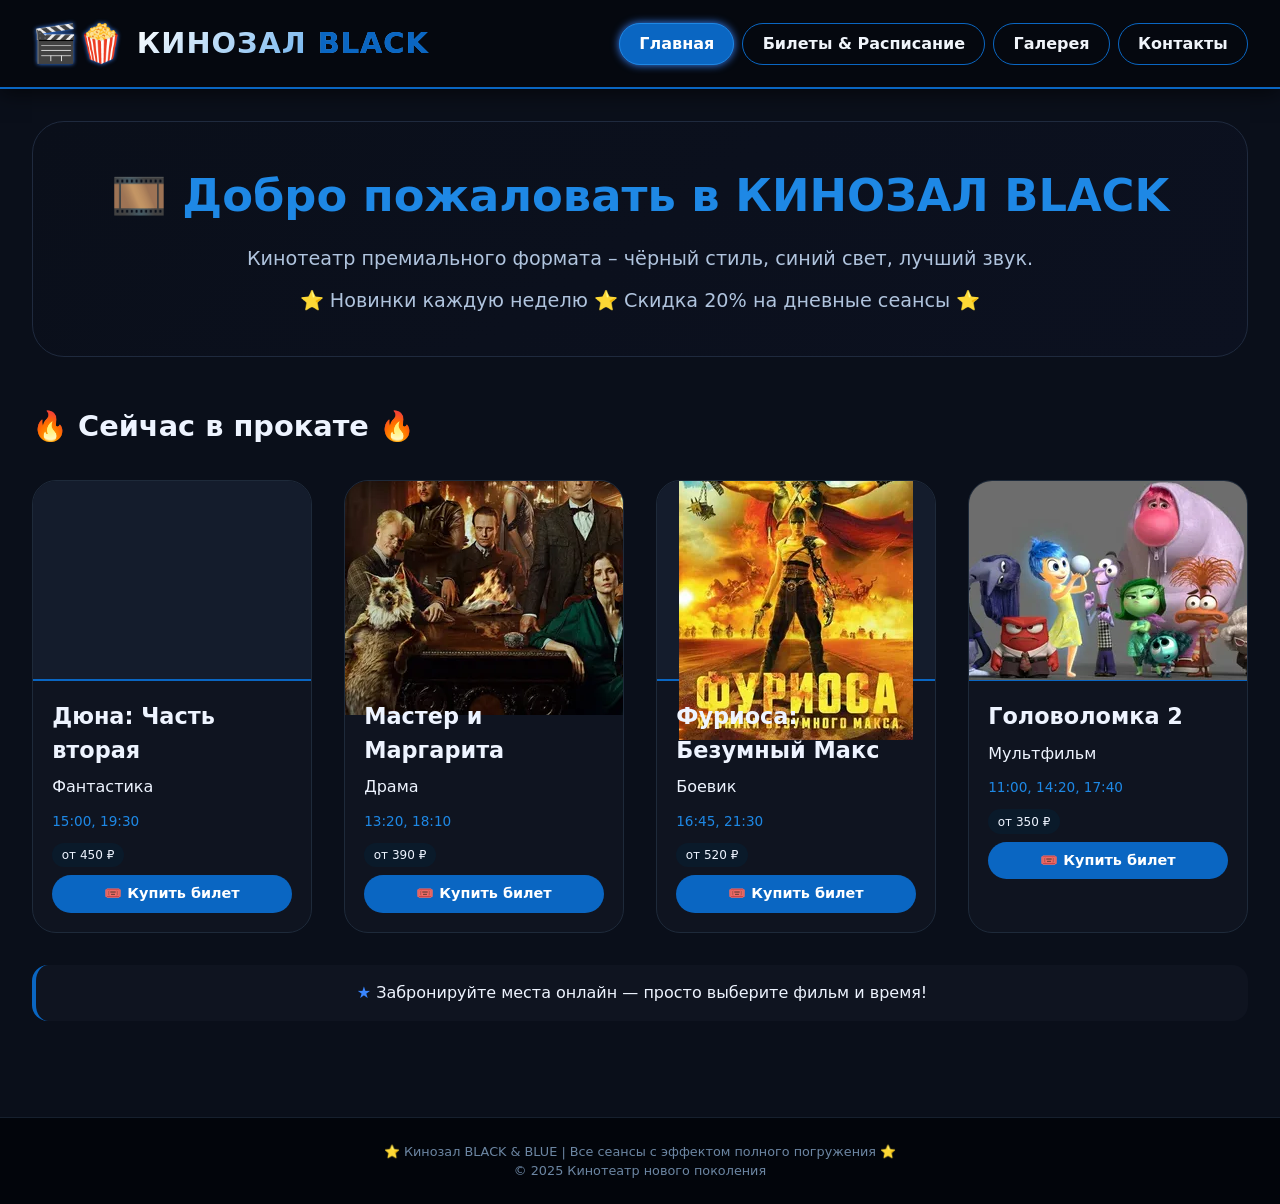
<file: index.html>
<!-- ==================== Файл: index.html (Главная страница) ==================== -->
<!DOCTYPE html>
<html lang="ru">
<head>
    <meta charset="UTF-8">
    <meta name="viewport" content="width=device-width, initial-scale=1.0">
    <title>Кинозал | Главная</title>
    <link rel="stylesheet" href="style.css">
</head>
<body>
    <header class="top-bar">
        <div class="logo-area">
            <div class="logo-icon">🎬🍿</div>
            <div class="site-title">КИНОЗАЛ <span class="blue-text">BLACK</span></div>
        </div>
        <nav class="nav-links">
            <a href="index.html" class="nav-btn active">Главная</a>
            <a href="tickets.html" class="nav-btn">Билеты & Расписание</a>
            <a href="gallery.html" class="nav-btn">Галерея</a>
            <a href="contacts.html" class="nav-btn">Контакты</a>
        </nav>
    </header>

    <main class="container">
        <div class="hero">
            <h1>🎞️ Добро пожаловать в КИНОЗАЛ BLACK</h1>
            <p>Кинотеатр премиального формата – чёрный стиль, синий свет, лучший звук.</p>
            <p class="hero-tagline">⭐ Новинки каждую неделю ⭐ Скидка 20% на дневные сеансы ⭐</p>
        </div>

        <h2 class="section-title">🔥 Сейчас в прокате 🔥</h2>
        <div class="movie-grid">
            <div class="movie-card">
                <div class="movie-img"<img src="img/dgbfbd.webp"></div>
                <div class="movie-info">
                    <h3>Дюна: Часть вторая</h3>
                    <p>Фантастика</p>
                    <div class="movie-time">15:00, 19:30</div>
                    <div class="badge">от 450 ₽</div>
                    <a href="tickets.html" class="btn-buy">🎟️ Купить билет</a>
                </div>
            </div>
            <div class="movie-card">
                <div class="movie-img"><img src="img/8567.webp"></div>
                <div class="movie-info">
                    <h3>Мастер и Маргарита</h3>
                    <p>Драма</p>
                    <div class="movie-time">13:20, 18:10</div>
                    <div class="badge">от 390 ₽</div>
                    <a href="tickets.html" class="btn-buy">🎟️ Купить билет</a>
                </div>
            </div>
            <div class="movie-card">
                <div class="movie-img"><img src="img/nkju.webp"></div>
                <div class="movie-info">
                    <h3>Фуриоса: Безумный Макс</h3>
                    <p>Боевик</p>
                    <div class="movie-time">16:45, 21:30</div>
                    <div class="badge">от 520 ₽</div>
                    <a href="tickets.html" class="btn-buy">🎟️ Купить билет</a>
                </div>
            </div>
            <div class="movie-card">
                <div class="movie-img"><img src="img/i (8).webp"></div>
                <div class="movie-info">
                    <h3>Головоломка 2</h3>
                    <p>Мультфильм</p>
                    <div class="movie-time">11:00, 14:20, 17:40</div>
                    <div class="badge">от 350 ₽</div>
                    <a href="tickets.html" class="btn-buy">🎟️ Купить билет</a>
                </div>
            </div>
        </div>

        <div class="info-banner">
            <span class="info-banner-icon">★</span> Забронируйте места онлайн — просто выберите фильм и время!
        </div>
    </main>

    <footer>
        <p>⭐ Кинозал BLACK & BLUE | Все сеансы с эффектом полного погружения ⭐</p>
        <p>© 2025 Кинотеатр нового поколения</p>
    </footer>
</body>
</html>
</file>
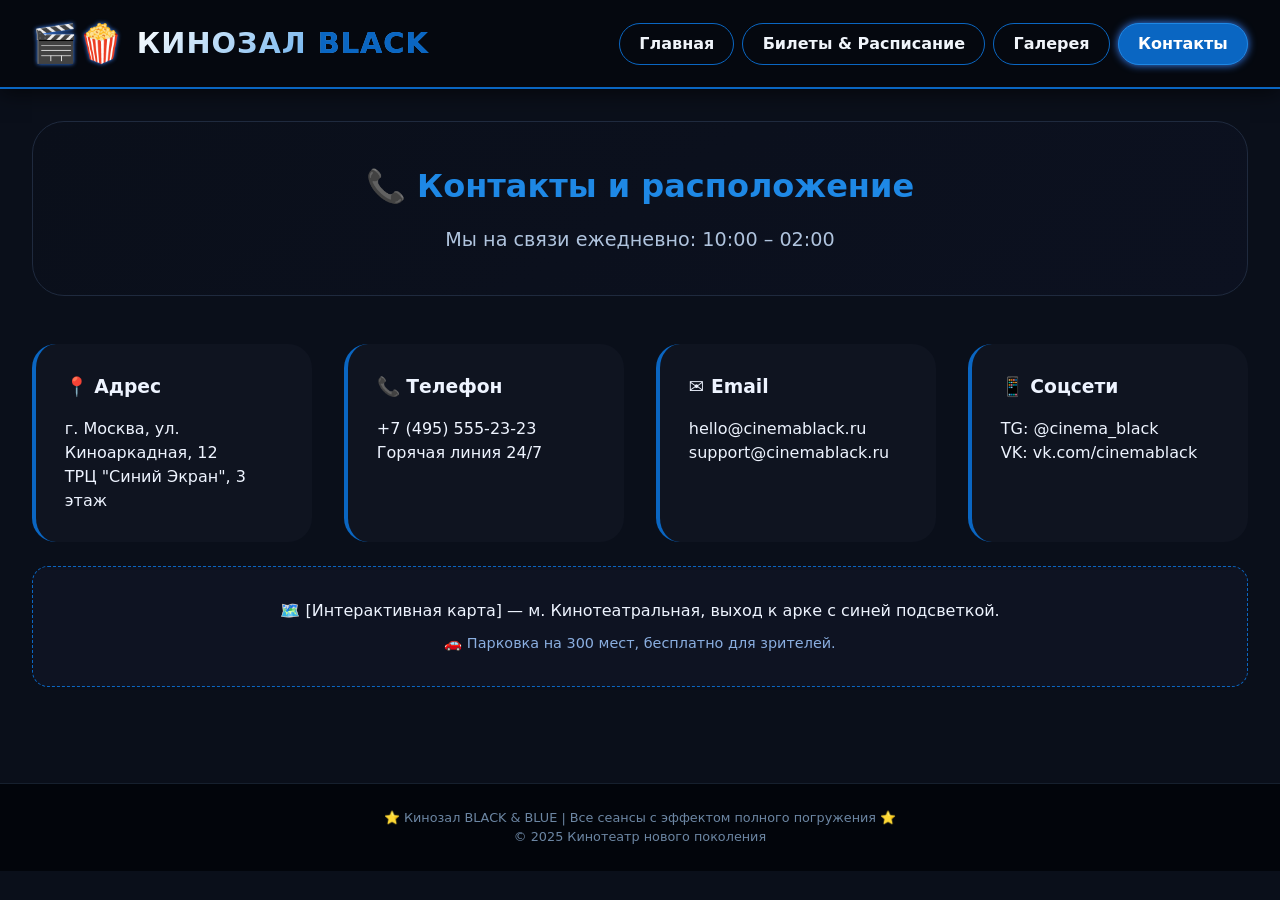
<file: contacts.html>
<!-- ==================== Файл: contacts.html (Контакты) ==================== -->
<!DOCTYPE html>
<html lang="ru">
<head>
    <meta charset="UTF-8">
    <meta name="viewport" content="width=device-width, initial-scale=1.0">
    <title>Кинозал | Контакты</title>
    <link rel="stylesheet" href="style.css">
</head>
<body>
    <header class="top-bar">
        <div class="logo-area">
            <div class="logo-icon">🎬🍿</div>
            <div class="site-title">КИНОЗАЛ <span class="blue-text">BLACK</span></div>
        </div>
        <nav class="nav-links">
            <a href="index.html" class="nav-btn">Главная</a>
            <a href="tickets.html" class="nav-btn">Билеты & Расписание</a>
            <a href="gallery.html" class="nav-btn">Галерея</a>
            <a href="contacts.html" class="nav-btn active">Контакты</a>
        </nav>
    </header>

    <main class="container">
        <div class="hero">
            <h2>📞 Контакты и расположение</h2>
            <p>Мы на связи ежедневно: 10:00 – 02:00</p>
        </div>

        <div class="contacts-flex">
            <div class="contacts-card">
                <h3>📍 Адрес</h3>
                <p>г. Москва, ул. Киноаркадная, 12<br>ТРЦ "Синий Экран", 3 этаж</p>
            </div>
            <div class="contacts-card">
                <h3>📞 Телефон</h3>
                <p>+7 (495) 555-23-23<br>Горячая линия 24/7</p>
            </div>
            <div class="contacts-card">
                <h3>✉️ Email</h3>
                <p>hello@cinemablack.ru<br>support@cinemablack.ru</p>
            </div>
            <div class="contacts-card">
                <h3>📱 Соцсети</h3>
                <p>TG: @cinema_black<br>VK: vk.com/cinemablack</p>
            </div>
        </div>

        <div class="map-placeholder">
            🗺️ [Интерактивная карта] — м. Кинотеатральная, выход к арке с синей подсветкой.
            <div class="map-note">🚗 Парковка на 300 мест, бесплатно для зрителей.</div>
        </div>
    </main>

    <footer>
        <p>⭐ Кинозал BLACK & BLUE | Все сеансы с эффектом полного погружения ⭐</p>
        <p>© 2025 Кинотеатр нового поколения</p>
    </footer>
</body>
</html>
</file>
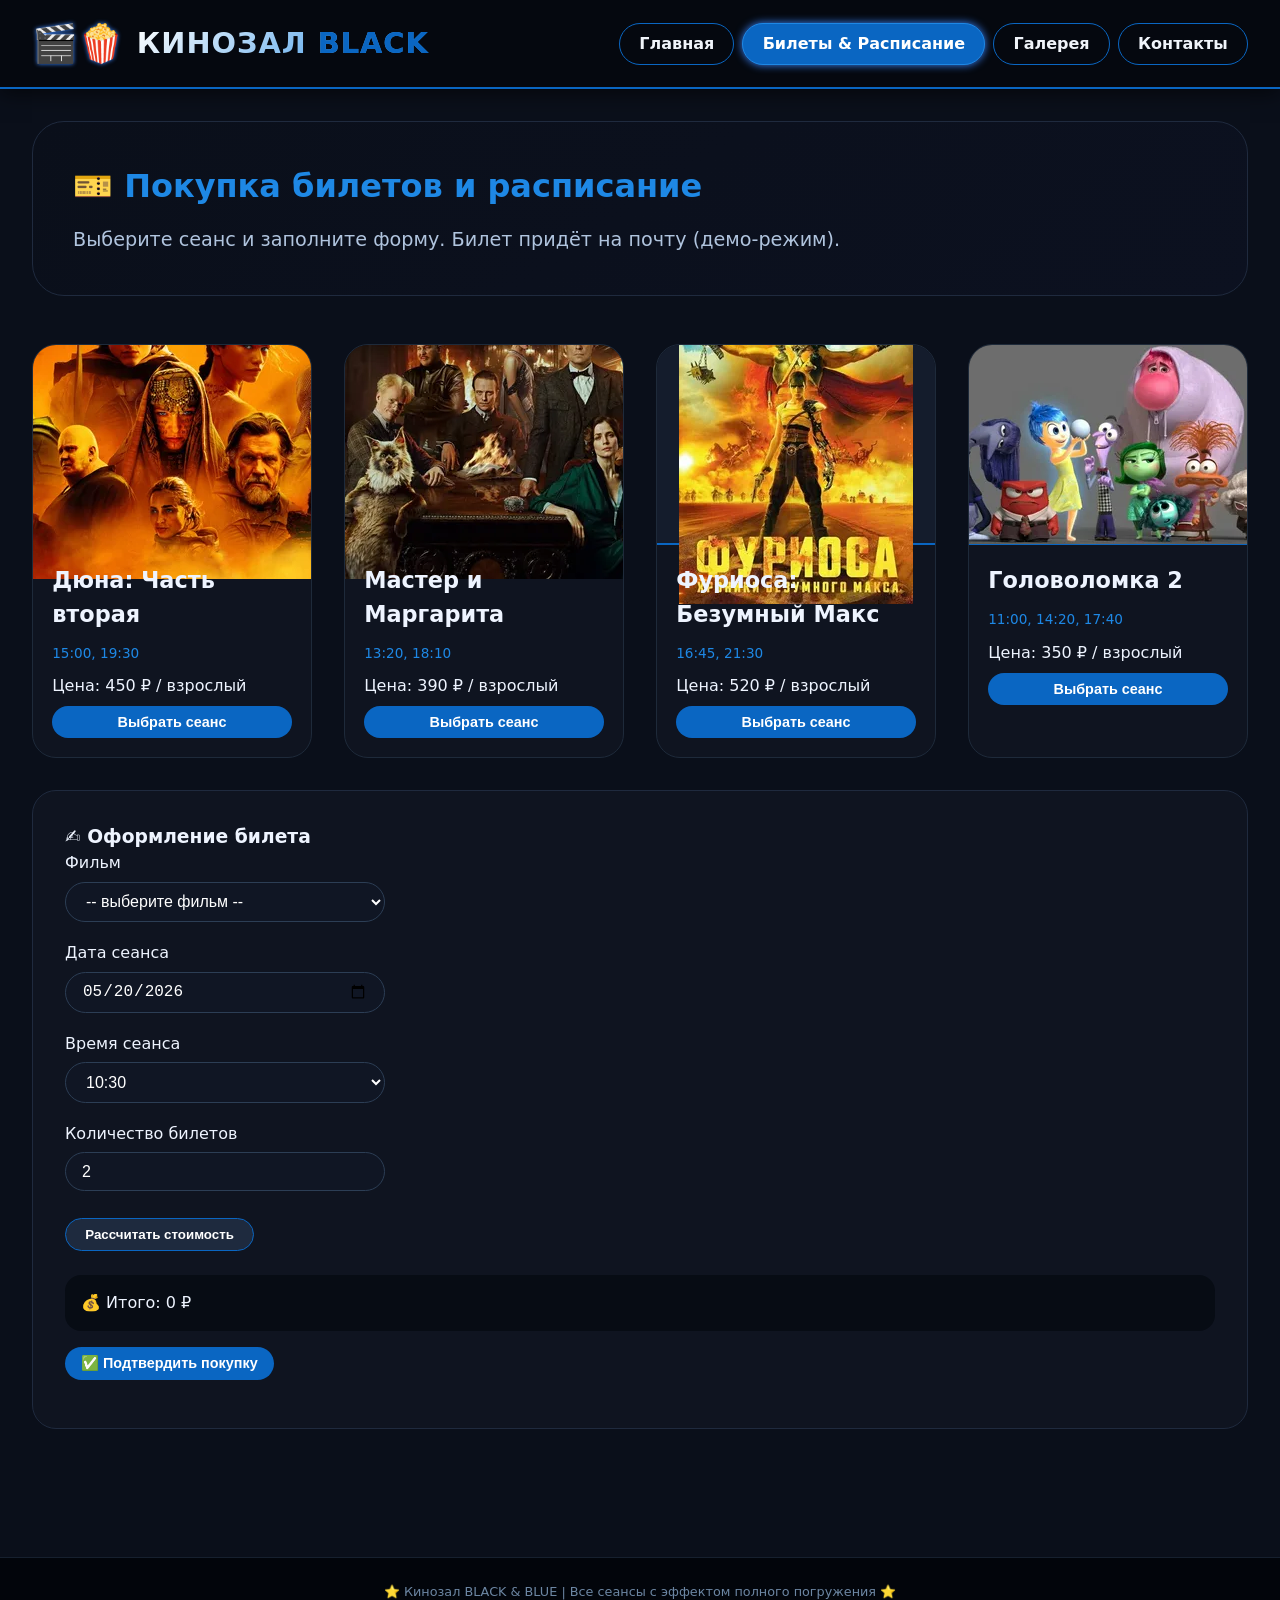
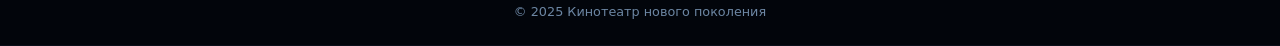
<file: tickets.html>
<!-- ==================== Файл: tickets.html (Билеты и расписание) ==================== -->
<!DOCTYPE html>
<html lang="ru">
<head>
    <meta charset="UTF-8">
    <meta name="viewport" content="width=device-width, initial-scale=1.0">
    <title>Кинозал | Билеты и расписание</title>
    <link rel="stylesheet" href="style.css">
</head>
<body>
    <header class="top-bar">
        <div class="logo-area">
            <div class="logo-icon">🎬🍿</div>
            <div class="site-title">КИНОЗАЛ <span class="blue-text">BLACK</span></div>
        </div>
        <nav class="nav-links">
            <a href="index.html" class="nav-btn">Главная</a>
            <a href="tickets.html" class="nav-btn active">Билеты & Расписание</a>
            <a href="gallery.html" class="nav-btn">Галерея</a>
            <a href="contacts.html" class="nav-btn">Контакты</a>
        </nav>
    </header>

    <main class="container">
        <div class="hero hero-left">
            <h2>🎫 Покупка билетов и расписание</h2>
            <p>Выберите сеанс и заполните форму. Билет придёт на почту (демо-режим).</p>
        </div>

        <div class="movie-grid">
            <div class="movie-card">
                <div class="movie-img"><img src="img/dgbfbd.webp"></div>
                <div class="movie-info">
                    <h3>Дюна: Часть вторая</h3>
                    <div class="movie-time">15:00, 19:30</div>
                    <p>Цена: 450 ₽ / взрослый</p>
                    <button class="btn-buy select-movie" data-movie="Дюна: Часть вторая" data-price="450">Выбрать сеанс</button>
                </div>
            </div>
            <div class="movie-card">
                <div class="movie-img"><img src="img/8567.webp"></div>
                <div class="movie-info">
                    <h3>Мастер и Маргарита</h3>
                    <div class="movie-time">13:20, 18:10</div>
                    <p>Цена: 390 ₽ / взрослый</p>
                    <button class="btn-buy select-movie" data-movie="Мастер и Маргарита" data-price="390">Выбрать сеанс</button>
                </div>
            </div>
            <div class="movie-card">
                <div class="movie-img"><img src="img/nkju.webp"></div>
                <div class="movie-info">
                    <h3>Фуриоса: Безумный Макс</h3>
                    <div class="movie-time">16:45, 21:30</div>
                    <p>Цена: 520 ₽ / взрослый</p>
                    <button class="btn-buy select-movie" data-movie="Фуриоса: Безумный Макс" data-price="520">Выбрать сеанс</button>
                </div>
            </div>
            <div class="movie-card">
                <div class="movie-img"><img src="img/i (8).webp"></div>
                <div class="movie-info">
                    <h3>Головоломка 2</h3>
                    <div class="movie-time">11:00, 14:20, 17:40</div>
                    <p>Цена: 350 ₽ / взрослый</p>
                    <button class="btn-buy select-movie" data-movie="Головоломка 2" data-price="350">Выбрать сеанс</button>
                </div>
            </div>
        </div>

        <div class="ticket-section" id="ticket-form">
            <h3>✍️ Оформление билета</h3>
            <form id="order-form">
                <div class="form-group">
                    <label>Фильм</label>
                    <select id="movie-select" required>
                        <option value="">-- выберите фильм --</option>
                        <option value="Дюна: Часть вторая" data-price="450">Дюна: Часть вторая (450₽)</option>
                        <option value="Мастер и Маргарита" data-price="390">Мастер и Маргарита (390₽)</option>
                        <option value="Фуриоса: Безумный Макс" data-price="520">Фуриоса: Безумный Макс (520₽)</option>
                        <option value="Головоломка 2" data-price="350">Головоломка 2 (350₽)</option>
                    </select>
                </div>
                <div class="form-group">
                    <label>Дата сеанса</label>
                    <input type="date" id="session-date" value="2026-05-20" required>
                </div>
                <div class="form-group">
                    <label>Время сеанса</label>
                    <select id="session-time" required>
                        <option>10:30</option>
                        <option>13:00</option>
                        <option>15:45</option>
                        <option>18:30</option>
                        <option>21:15</option>
                    </select>
                </div>
                <div class="form-group">
                    <label>Количество билетов</label>
                    <input type="number" id="ticket-count" min="1" max="10" value="2" required>
                </div>
                <button type="button" id="calc-btn" class="btn-secondary">Рассчитать стоимость</button>
                <div id="total-display" class="order-summary">💰 Итого: 0 ₽</div>
                <button type="submit" id="confirm-btn" class="btn-buy confirm-btn">✅ Подтвердить покупку</button>
                <div id="form-message" class="form-message"></div>
            </form>
        </div>
    </main>

    <footer>
        <p>⭐ Кинозал BLACK & BLUE | Все сеансы с эффектом полного погружения ⭐</p>
        <p>© 2025 Кинотеатр нового поколения</p>
    </footer>

    <script>
        // Лёгкий JS только для формы на странице билетов
        const movieSelect = document.getElementById('movie-select');
        const ticketCount = document.getElementById('ticket-count');
        const calcBtn = document.getElementById('calc-btn');
        const totalDisplay = document.getElementById('total-display');
        const confirmBtn = document.getElementById('confirm-btn');
        const formMessage = document.getElementById('form-message');
        const sessionDate = document.getElementById('session-date');
        const sessionTime = document.getElementById('session-time');

        function calculateTotal() {
            const selectedOption = movieSelect.options[movieSelect.selectedIndex];
            const price = selectedOption?.dataset?.price ? parseInt(selectedOption.dataset.price) : 0;
            const count = parseInt(ticketCount.value) || 1;
            const total = price * count;
            totalDisplay.innerHTML = `💰 Итого: ${total} ₽ (${price} ₽ × ${count} шт.)`;
            return total;
        }

        calcBtn.addEventListener('click', calculateTotal);
        movieSelect.addEventListener('change', calculateTotal);
        ticketCount.addEventListener('input', calculateTotal);
        sessionTime.addEventListener('change', calculateTotal);
        sessionDate.addEventListener('change', calculateTotal);

        // Выбрать фильм из карточек
        document.querySelectorAll('.select-movie').forEach(btn => {
            btn.addEventListener('click', (e) => {
                const movie = btn.dataset.movie;
                const price = btn.dataset.price;
                for (let i = 0; i < movieSelect.options.length; i++) {
                    if (movieSelect.options[i].value === movie) {
                        movieSelect.selectedIndex = i;
                        break;
                    }
                }
                calculateTotal();
                formMessage.innerHTML = `🎬 Вы выбрали "${movie}". Осталось выбрать дату и время.`;
                document.getElementById('ticket-form').scrollIntoView({ behavior: 'smooth' });
            });
        });

        confirmBtn.addEventListener('click', (e) => {
            e.preventDefault();
            const movie = movieSelect.value;
            if (!movie) {
                formMessage.innerHTML = '⚠️ Пожалуйста, выберите фильм!';
                return;
            }
            const date = sessionDate.value;
            const time = sessionTime.value;
            const count = ticketCount.value;
            const total = calculateTotal();
            if (total <= 0) {
                formMessage.innerHTML = '❌ Сумма не может быть нулевой. Выберите билеты.';
                return;
            }
            formMessage.innerHTML = `✅ Бронирование успешно! Фильм "${movie}" на ${date} в ${time}, билетов: ${count}. Сумма: ${total} ₽. Билет отправлен на почту (демо). Спасибо! 🍿`;
            // Необязательная очистка: formMessage исчезнет через 5 секунд
            setTimeout(() => {
                if(formMessage.innerHTML.includes('Бронирование успешно')) {
                    // оставляем сообщение, но можно очистить если нужно
                }
            }, 5000);
        });
    </script>
</body>
</html>
</file>
<file: style.css>
/* ==================== Файл: style.css (общая стилизация) ==================== */
* {
    margin: 0;
    padding: 0;
    box-sizing: border-box;
}

body {
    background-color: #0a0f1a;
    font-family: 'Segoe UI', 'Roboto', system-ui, -apple-system, sans-serif;
    color: #eef4ff;
    line-height: 1.5;
}

/* Черно-синяя палитра */
:root {
    --black-bg: #05080f;
    --dark-card: #0f1420;
    --cinema-blue: #0a66c2;
    --cinema-blue-light: #1e88e5;
    --cinema-glow: #3a86ff;
    --border-dim: #1f2a3e;
    --text-light: #f0f4fa;
    --text-dim: #b0c4de;
}

/* Шапка + навигация */
.top-bar {
    background-color: var(--black-bg);
    border-bottom: 2px solid var(--cinema-blue);
    padding: 1rem 2rem;
    display: flex;
    flex-wrap: wrap;
    justify-content: space-between;
    align-items: center;
    gap: 1rem;
    box-shadow: 0 4px 20px rgba(0, 0, 0, 0.6);
}

.logo-area {
    display: flex;
    align-items: center;
    gap: 0.8rem;
}

.logo-icon {
    font-size: 2.3rem;
    filter: drop-shadow(0 0 2px var(--cinema-glow));
}

.site-title {
    font-size: 1.8rem;
    font-weight: 700;
    letter-spacing: 1px;
    background: linear-gradient(135deg, #ffffff, var(--cinema-blue-light));
    -webkit-background-clip: text;
    background-clip: text;
    color: transparent;
}

.blue-text {
    color: var(--cinema-blue);
    background: none;
    -webkit-background-clip: unset;
    background-clip: unset;
}

.nav-links {
    display: flex;
    gap: 0.5rem;
    flex-wrap: wrap;
}

.nav-btn {
    background: transparent;
    border: 1px solid var(--cinema-blue);
    padding: 0.5rem 1.2rem;
    border-radius: 40px;
    font-weight: 600;
    font-size: 1rem;
    color: var(--text-light);
    cursor: pointer;
    transition: 0.2s;
    text-decoration: none;
    display: inline-block;
}

.nav-btn.active,
.nav-btn:hover {
    background-color: var(--cinema-blue);
    border-color: var(--cinema-blue-light);
    box-shadow: 0 0 8px var(--cinema-glow);
    color: white;
}

/* Контейнер */
.container {
    max-width: 1300px;
    margin: 2rem auto;
    padding: 0 2rem 3rem;
}

/* Hero-блоки */
.hero {
    background: linear-gradient(145deg, #0a0f1a, #0c1120);
    border-radius: 2rem;
    padding: 2.5rem;
    margin-bottom: 3rem;
    border: 1px solid var(--border-dim);
    text-align: center;
}

.hero-left {
    text-align: left;
}

.hero h1 {
    font-size: 2.8rem;
    margin-bottom: 1rem;
    color: var(--cinema-blue-light);
}

.hero h2 {
    font-size: 2rem;
    margin-bottom: 1rem;
    color: var(--cinema-blue-light);
}

.hero p {
    font-size: 1.2rem;
    color: var(--text-dim);
}

.hero-tagline {
    margin-top: 0.8rem;
}

.section-title {
    margin-bottom: 1rem;
    font-size: 1.8rem;
}

/* Карточки фильмов */
.movie-grid {
    display: grid;
    grid-template-columns: repeat(auto-fill, minmax(260px, 1fr));
    gap: 2rem;
    margin: 2rem 0;
}

.movie-card {
    background: var(--dark-card);
    border-radius: 1.5rem;
    overflow: hidden;
    border: 1px solid #1e2a3a;
    transition: transform 0.2s, border-color 0.2s;
}

.movie-card:hover {
    transform: translateY(-5px);
    border-color: var(--cinema-blue);
}

.movie-img {
    background: #141c2c;
    height: 200px;
    display: flex;
    align-items: center;
    justify-content: center;
    font-size: 4rem;
    border-bottom: 2px solid var(--cinema-blue);
}

.movie-info {
    padding: 1.2rem;
}

.movie-info h3 {
    font-size: 1.4rem;
    margin-bottom: 0.5rem;
}

.movie-time {
    font-size: 0.85rem;
    color: var(--cinema-blue-light);
    margin: 0.7rem 0;
    display: flex;
    gap: 0.8rem;
    flex-wrap: wrap;
}

.badge {
    background: #0a1a2a;
    padding: 0.2rem 0.6rem;
    border-radius: 20px;
    font-size: 0.75rem;
    display: inline-block;
}

.btn-buy {
    background: var(--cinema-blue);
    border: none;
    color: white;
    font-weight: bold;
    padding: 0.5rem 1rem;
    border-radius: 40px;
    cursor: pointer;
    margin-top: 0.5rem;
    transition: 0.2s;
    width: 100%;
    font-size: 0.9rem;
    text-align: center;
    display: inline-block;
    text-decoration: none;
}

.btn-buy:hover {
    background: #0e7ae0;
    box-shadow: 0 0 8px #0a66c2;
}

.btn-secondary {
    background: #1e2a3e;
    border: 1px solid var(--cinema-blue);
    color: white;
    padding: 0.5rem 1.2rem;
    border-radius: 40px;
    cursor: pointer;
    margin: 0.5rem 0;
    font-weight: bold;
}

/* Форма покупки */
.ticket-section {
    background: var(--dark-card);
    border-radius: 1.5rem;
    padding: 2rem;
    margin: 2rem 0;
    border: 1px solid var(--border-dim);
}

.form-group {
    margin-bottom: 1.2rem;
}

label {
    display: block;
    margin-bottom: 0.4rem;
    font-weight: 500;
}

select,
input {
    width: 100%;
    max-width: 320px;
    padding: 0.6rem 1rem;
    border-radius: 60px;
    border: 1px solid #2c3e55;
    background: #101624;
    color: white;
    font-size: 1rem;
}

.order-summary {
    margin-top: 1rem;
    background: #070c14;
    padding: 1rem;
    border-radius: 1rem;
}

.form-message {
    margin-top: 1rem;
    font-size: 0.9rem;
    color: #7bd47b;
}

.confirm-btn {
    width: auto;
    margin-top: 1rem;
}

/* Галерея */
.gallery-grid {
    display: grid;
    grid-template-columns: repeat(auto-fill, minmax(250px, 1fr));
    gap: 1.5rem;
    margin: 2rem 0;
}

.gallery-item {
    background: var(--dark-card);
    border-radius: 1.2rem;
    overflow: hidden;
    text-align: center;
    border: 1px solid #1f2a44;
    transition: 0.2s;
}

.gallery-preview {
    background: #0f1728;
    height: 180px;
    display: flex;
    align-items: center;
    justify-content: center;
    font-size: 3rem;
    border-bottom: 1px solid var(--cinema-blue);
}

.gallery-item p {
    padding: 0.8rem;
    font-weight: 500;
}

/* Контакты */
.contacts-flex {
    display: flex;
    flex-wrap: wrap;
    gap: 2rem;
    margin-top: 2rem;
}

.contacts-card {
    background: var(--dark-card);
    flex: 1;
    min-width: 220px;
    padding: 1.8rem;
    border-radius: 1.5rem;
    border-left: 4px solid var(--cinema-blue);
}

.contacts-card h3 {
    margin-bottom: 1rem;
    display: flex;
    align-items: center;
    gap: 0.5rem;
}

.map-placeholder {
    background: #0e1322;
    border-radius: 1rem;
    padding: 2rem;
    text-align: center;
    margin-top: 1.5rem;
    border: 1px dashed var(--cinema-blue);
}

.map-note {
    margin-top: 10px;
    font-size: 0.9rem;
    color: #8aaee0;
}

/* Баннер и доп. элементы */
.info-banner {
    background: #0f1420;
    border-radius: 1rem;
    padding: 1rem;
    margin-top: 2rem;
    text-align: center;
    border-left: 4px solid var(--cinema-blue);
}

.info-banner-gallery {
    margin-top: 2.5rem;
}

.info-banner-icon {
    color: #3a86ff;
    font-weight: bold;
}

/* Footer */
footer {
    background-color: #02050b;
    text-align: center;
    padding: 1.5rem;
    margin-top: 3rem;
    border-top: 1px solid #16202e;
    font-size: 0.8rem;
    color: #6c86a3;
}

/* Адаптивность */
@media (max-width: 700px) {
    .top-bar {
        flex-direction: column;
        align-items: stretch;
        text-align: center;
    }

    .nav-links {
        justify-content: center;
    }

    .hero h1 {
        font-size: 2rem;
    }

    .container {
        padding: 0 1rem 2rem;
    }
}
</file>
